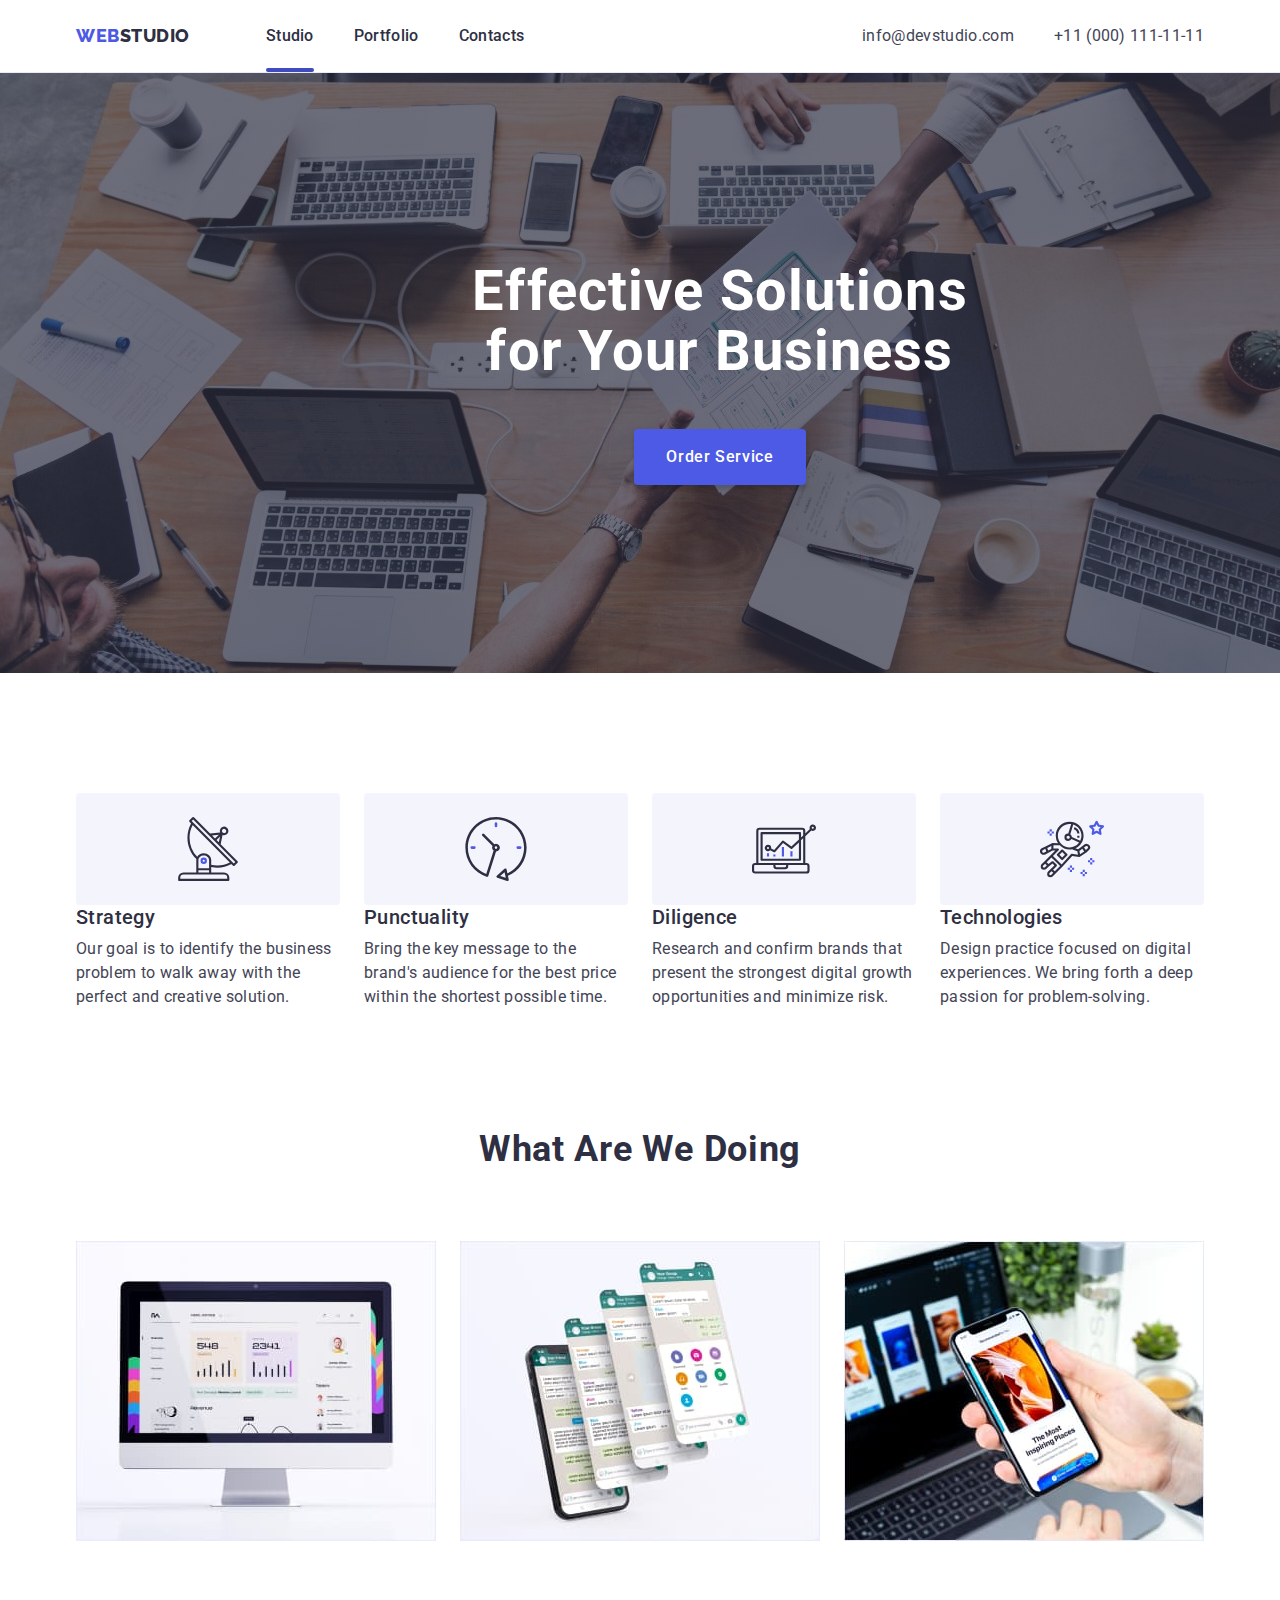
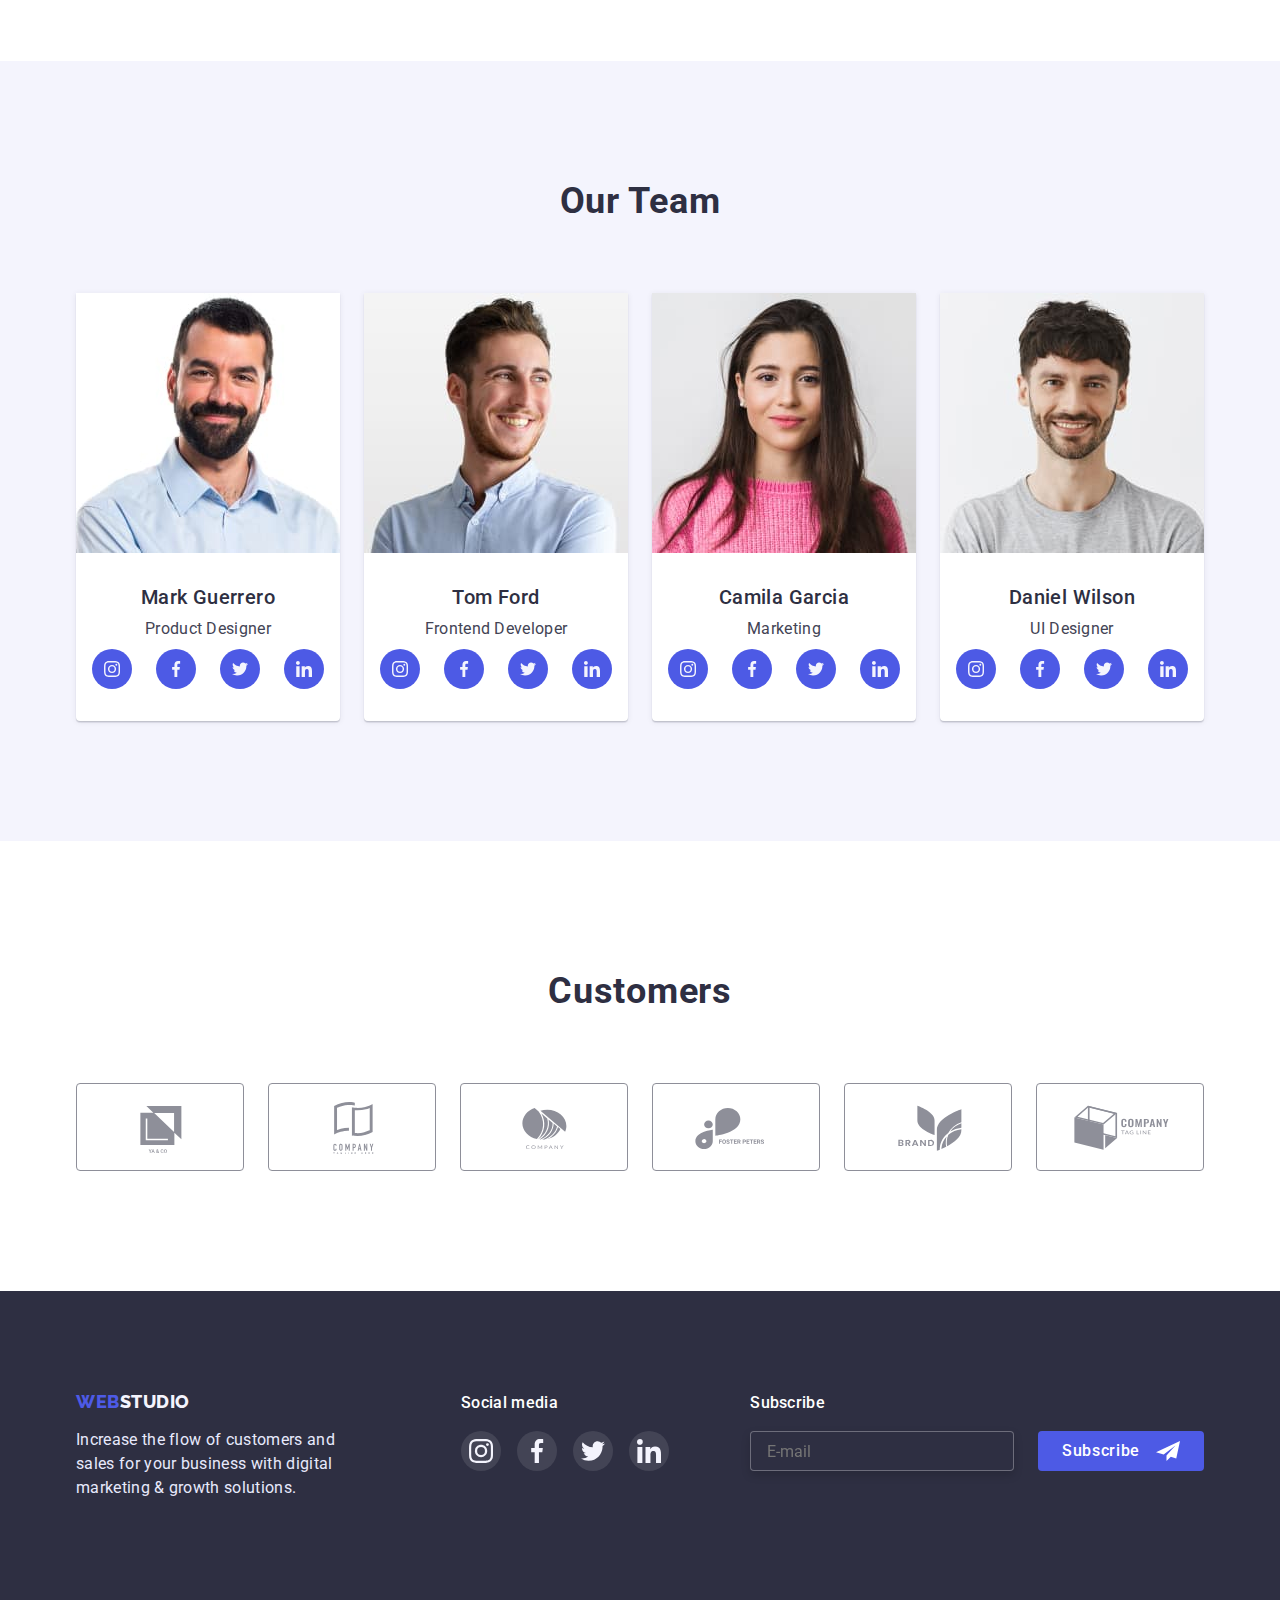
<file: index.html>
<!DOCTYPE html>
<html lang="en">
  <head>
    <meta charset="UTF-8" />
    <meta http-equiv="X-UA-Compatible" content="IE=edge" />
    <meta name="viewport" content="width=device-width, initial-scale=1.0" />
    <title>WebStudio</title>
    <link rel="preconnect" href="https://fonts.googleapis.com" />
    <link rel="preconnect" href="https://fonts.gstatic.com" crossorigin />
    <link
      href="https://fonts.googleapis.com/css2?family=Raleway:wght@800&family=Roboto:wght@400;500;700;900&display=swap"
      rel="stylesheet"
    />
    <link
      rel="stylesheet"
      href="https://cdnjs.cloudflare.com/ajax/libs/modern-normalize/1.1.0/modern-normalize.min.css"
    />
    <link rel="stylesheet" href="./css/style.css" />
  </head>
  <body>
    <header class="header">
      <div class="container">
        <div class="top">
          <nav>
            <a href="./index.html" class="nav-logo"
              >Web <span class="nav-logo-dark"> Studio</span>
            </a>

            <ul class="nav-container">
              <li class="nav-list">
                <a href="./index.html" class="nav-item studio">Studio</a>
              </li>
              <li class="nav-list">
                <a href="./portfolio.html" class="nav-item">Portfolio</a>
              </li>
              <li class="nav-list">
                <a href="#" class="nav-item">Contacts</a>
              </li>
            </ul>
          </nav>

          <address>
            <ul class="contacts-container">
              <li class="contacts-list">
                <a href="mailto:info@devstudio.com" class="contacts-item"
                  >info@devstudio.com
                </a>
              </li>
              <li class="contacts-list">
                <a href="tel:+110001111111" class="contacts-item"
                  >+11 (000) 111-11-11
                </a>
              </li>
            </ul>
          </address>
        </div>
      </div>
    </header>

    <!-- Main -->
    <main>
      <!-- Hero -->
      <section class="hero">
        <div class="container">
          <h1 class="hero-title">
            Effective Solutions <br />
            for Your Business
          </h1>
          <button type="button" class="hero-btn" data-modal-open>
            Order Service
          </button>
        </div>
      </section>

      <!-- About us -->
      <section class="section about-us">
        <div class="container">
          <h2 class="visually-hidden">About us</h2>
          <ul class="about-us-container">
            <li class="about-us-item">
              <div class="about-us-thumb">
                <svg class="about-us-icon">
                  <use href="./images/icons.svg#icon-antenna"></use>
                </svg>
              </div>
              <h3 class="about-us-item-title">Strategy</h3>
              <p class="about-us-item-text">
                Our goal is to identify the business problem to walk away with
                the perfect and creative solution.
              </p>
            </li>
            <li class="about-us-item">
              <div class="about-us-thumb">
                <svg class="about-us-icon">
                  <use href="./images/icons.svg#icon-clock"></use>
                </svg>
              </div>
              <h3 class="about-us-item-title">Punctuality</h3>
              <p class="about-us-item-text">
                Bring the key message to the brand's audience for the best price
                within the shortest possible time.
              </p>
            </li>
            <li class="about-us-item">
              <div class="about-us-thumb">
                <svg class="about-us-icon">
                  <use href="./images/icons.svg#icon-diagram"></use>
                </svg>
              </div>
              <h3 class="about-us-item-title">Diligence</h3>
              <p class="about-us-item-text">
                Research and confirm brands that present the strongest digital
                growth opportunities and minimize risk.
              </p>
            </li>
            <li class="about-us-item">
              <div class="about-us-thumb">
                <svg class="about-us-icon">
                  <use href="./images/icons.svg#icon-astronaut"></use>
                </svg>
              </div>
              <h3 class="about-us-item-title">Technologies</h3>
              <p class="about-us-item-text">
                Design practice focused on digital experiences. We bring forth a
                deep passion for problem-solving.
              </p>
            </li>
          </ul>
        </div>
      </section>

      <!-- We doing -->
      <section class="section we-doing">
        <div class="container">
          <h2 class="we-doing-title">What are we doing</h2>
          <ul class="we-doing-container">
            <li class="we-doing-item">
              <img
                src="./images/desktop.jpg"
                alt="desktop"
                width="360"
                height="300"
              />
            </li>
            <li class="we-doing-item">
              <img
                src="./images/phone.jpg"
                alt="phone"
                width="360"
                height="300"
              />
            </li>
            <li class="we-doing-item">
              <img
                src="./images/desktop&phone.jpg"
                alt="desktop and phone"
                width="360"
                height="300"
              />
            </li>
          </ul>
        </div>
      </section>

      <!-- Our Team -->
      <section class="section team">
        <div class="container">
          <h2 class="team-title">Our Team</h2>

          <ul class="team-container">
            <li class="team-item">
              <div class="team-thumb">
                <img
                  src="./images/Mark-Guerrero.jpg"
                  alt="Mark Guerrero"
                  width="264"
                />
              </div>
              <div class="team-content">
                <h3 class="team-content-title">Mark Guerrero</h3>
                <p class="team-content-text">Product Designer</p>
                <ul class="team-socials-container">
                  <li class="team-socials-item">
                    <a href="#" class="team-socials-link">
                      <svg class="team-socials-icon">
                        <use href="./images/icons.svg#icon-instagram"></use>
                      </svg>
                    </a>
                  </li>
                  <li class="team-socials-item">
                    <a href="#" class="team-socials-link">
                      <svg class="team-socials-icon">
                        <use href="./images/icons.svg#icon-facebook"></use>
                      </svg>
                    </a>
                  </li>
                  <li class="team-socials-item">
                    <a href="#" class="team-socials-link">
                      <svg class="team-socials-icon">
                        <use href="./images/icons.svg#icon-twitter"></use>
                      </svg>
                    </a>
                  </li>
                  <li class="team-socials-item">
                    <a href="#" class="team-socials-link">
                      <svg class="team-socials-icon">
                        <use href="./images/icons.svg#icon-linkedin"></use>
                      </svg>
                    </a>
                  </li>
                </ul>
              </div>
            </li>
            <li class="team-item">
              <div class="team-thumb">
                <img src="./images/Tom-Ford.jpg" alt="Tom Ford" width="264" />
              </div>
              <div class="team-content">
                <h3 class="team-content-title">Tom Ford</h3>
                <p class="team-content-text">Frontend Developer</p>
                <ul class="team-socials-container">
                  <li class="team-socials-item">
                    <a href="#" class="team-socials-link">
                      <svg class="team-socials-icon">
                        <use href="./images/icons.svg#icon-instagram"></use>
                      </svg>
                    </a>
                  </li>
                  <li class="team-socials-item">
                    <a href="#" class="team-socials-link">
                      <svg class="team-socials-icon">
                        <use href="./images/icons.svg#icon-facebook"></use>
                      </svg>
                    </a>
                  </li>
                  <li class="team-socials-item">
                    <a href="#" class="team-socials-link">
                      <svg class="team-socials-icon">
                        <use href="./images/icons.svg#icon-twitter"></use>
                      </svg>
                    </a>
                  </li>
                  <li class="team-socials-item">
                    <a href="#" class="team-socials-link">
                      <svg class="team-socials-icon">
                        <use href="./images/icons.svg#icon-linkedin"></use>
                      </svg>
                    </a>
                  </li>
                </ul>
              </div>
            </li>
            <li class="team-item">
              <div class="team-thumb">
                <img
                  src="./images/Camila-Garcia.jpg"
                  alt="Camila Garcia"
                  width="264"
                />
              </div>
              <div class="team-content">
                <h3 class="team-content-title">Camila Garcia</h3>
                <p class="team-content-text">Marketing</p>
                <ul class="team-socials-container">
                  <li class="team-socials-item">
                    <a href="#" class="team-socials-link">
                      <svg class="team-socials-icon">
                        <use href="./images/icons.svg#icon-instagram"></use>
                      </svg>
                    </a>
                  </li>
                  <li class="team-socials-item">
                    <a href="#" class="team-socials-link">
                      <svg class="team-socials-icon">
                        <use href="./images/icons.svg#icon-facebook"></use>
                      </svg>
                    </a>
                  </li>
                  <li class="team-socials-item">
                    <a href="#" class="team-socials-link">
                      <svg class="team-socials-icon">
                        <use href="./images/icons.svg#icon-twitter"></use>
                      </svg>
                    </a>
                  </li>
                  <li class="team-socials-item">
                    <a href="#" class="team-socials-link">
                      <svg class="team-socials-icon">
                        <use href="./images/icons.svg#icon-linkedin"></use>
                      </svg>
                    </a>
                  </li>
                </ul>
              </div>
            </li>
            <li class="team-item">
              <div class="team-thumb">
                <img
                  src="./images/Daniel-Wilson.jpg"
                  alt="Daniel Wilson"
                  width="264"
                />
              </div>
              <div class="team-content">
                <h3 class="team-content-title">Daniel Wilson</h3>
                <p class="team-content-text">UI Designer</p>
                <ul class="team-socials-container">
                  <li class="team-socials-item">
                    <a href="#" class="team-socials-link">
                      <svg class="team-socials-icon">
                        <use href="./images/icons.svg#icon-instagram"></use>
                      </svg>
                    </a>
                  </li>
                  <li class="team-socials-item">
                    <a href="#" class="team-socials-link">
                      <svg class="team-socials-icon">
                        <use href="./images/icons.svg#icon-facebook"></use>
                      </svg>
                    </a>
                  </li>
                  <li class="team-socials-item">
                    <a href="#" class="team-socials-link">
                      <svg class="team-socials-icon">
                        <use href="./images/icons.svg#icon-twitter"></use>
                      </svg>
                    </a>
                  </li>
                  <li class="team-socials-item">
                    <a href="#" class="team-socials-link">
                      <svg class="team-socials-icon">
                        <use href="./images/icons.svg#icon-linkedin"></use>
                      </svg>
                    </a>
                  </li>
                </ul>
              </div>
            </li>
          </ul>
        </div>
      </section>

      <!-- Customers -->
      <section class="section customers">
        <div class="container">
          <h2 class="customers-title">Customers</h2>
          <ul class="customers-container">
            <li class="customers-item">
              <a href="#" class="customers-link">
                <svg class="customers-icon">
                  <use href="./images/icons.svg#icon-yaco"></use>
                </svg>
              </a>
            </li>
            <li class="customers-item">
              <a href="#" class="customers-link">
                <svg class="customers-icon">
                  <use href="./images/icons.svg#icon-tagline-here"></use>
                </svg>
              </a>
            </li>
            <li class="customers-item">
              <a href="#" class="customers-link">
                <svg class="customers-icon">
                  <use href="./images/icons.svg#icon-company"></use>
                </svg>
              </a>
            </li>
            <li class="customers-item">
              <a href="#" class="customers-link">
                <svg class="customers-icon">
                  <use href="./images/icons.svg#icon-foster-peters"></use>
                </svg>
              </a>
            </li>
            <li class="customers-item">
              <a href="#" class="customers-link">
                <svg class="customers-icon">
                  <use href="./images/icons.svg#icon-brand"></use>
                </svg>
              </a>
            </li>
            <li class="customers-item">
              <a href="#" class="customers-link">
                <svg class="customers-icon">
                  <use href="./images/icons.svg#icon-tag-line"></use>
                </svg>
              </a>
            </li>
          </ul>
        </div>
      </section>

      <!-- Backdrop -->
      <div class="backdrop is-hidden" data-modal>
        <div class="modal">
          <button type="button" class="modal-btn" data-modal-close>
            <svg class="modal-icon">
              <use href="./images/icons.svg#icon-close"></use>
            </svg>
          </button>

          <form>
            <b class="modal-text">
              Leave your contacts and we will call you back
            </b>

            <label class="modal-form-item">
              <span class="modal-label-text label-name">Name</span>
              <input type="text" name="name" class="modal-input" />
              <svg class="modal-input-icon">
                <use href="./images/icons.svg#icon-person"></use>
              </svg>
            </label>

            <label class="modal-form-item">
              <span class="modal-label-text">Phone</span>
              <input type="tel" name="tel" class="modal-input" />
              <svg class="modal-input-icon">
                <use href="./images/icons.svg#icon-phone"></use>
              </svg>
            </label>

            <label class="modal-form-item">
              <span class="modal-label-text">Email</span>
              <input type="email" name="mail" class="modal-input" />
              <svg class="modal-input-icon">
                <use href="./images/icons.svg#icon-email"></use>
              </svg>
            </label>

            <label class="modal-form-item">
              <span class="modal-label-text">Comment</span>
              <textarea
                type="textarea"
                name="comment"
                class="modal-input modal-textarea"
                placeholder="Text input"
              ></textarea>
            </label>

            <label class="label-privacy">
              <input
                type="checkbox"
                name="privacy"
                class="input-privacy is-hidden"
              />
              <span class="check-icon"> </span>
              <span class="modal-label-text-privacy">
                I accept the terms and conditions of the
                <a href="#" class="privacy-link"> Privacy Policy</a>.
              </span>
            </label>

            <button type="submit" class="btn-submit">Send</button>
          </form>
        </div>
      </div>
    </main>

    <footer>
      <div class="container">
        <div class="footer-container">
          <div class="footer-container-text">
            <a href="./index.html" class="footer-logo">
              Web <span class="footer-logo-white"> Studio</span>
            </a>
            <p class="footer-text">
              Increase the flow of customers and sales for your business with
              digital marketing & growth solutions.
            </p>
          </div>

          <div class="footer-socials">
            <p class="footer-socials-text">Social media</p>
            <ul class="footer-socials-container">
              <li class="footer-socials-item">
                <a href="#" class="footer-socials-link">
                  <svg class="footer-socials-icon">
                    <use href="./images/icons.svg#icon-instagram"></use>
                  </svg>
                </a>
              </li>
              <li class="footer-socials-item">
                <a href="#" class="footer-socials-link">
                  <svg class="footer-socials-icon">
                    <use href="./images/icons.svg#icon-facebook"></use>
                  </svg>
                </a>
              </li>
              <li class="footer-socials-item">
                <a href="#" class="footer-socials-link">
                  <svg class="footer-socials-icon">
                    <use href="./images/icons.svg#icon-twitter"></use>
                  </svg>
                </a>
              </li>
              <li class="footer-socials-item">
                <a href="#" class="footer-socials-link">
                  <svg class="footer-socials-icon">
                    <use href="./images/icons.svg#icon-linkedin"></use>
                  </svg>
                </a>
              </li>
            </ul>
          </div>

          <div class="footer-container-form">
            <p class="footer-socials-text">Subscribe</p>
            <form class="footer-form" autocomplete="on">
              <input
                type="email"
                name="mail"
                placeholder="E-mail"
                class="footer-mail"
              />

              <button type="submit" class="form-button">
                Subscribe
                <svg class="subscribe-icon">
                  <use href="./images/icons.svg#icon-telegram"></use>
                </svg>
              </button>
            </form>
          </div>
        </div>
      </div>
    </footer>
    <script src="./js/modal.js"></script>
  </body>
</html>
</file>
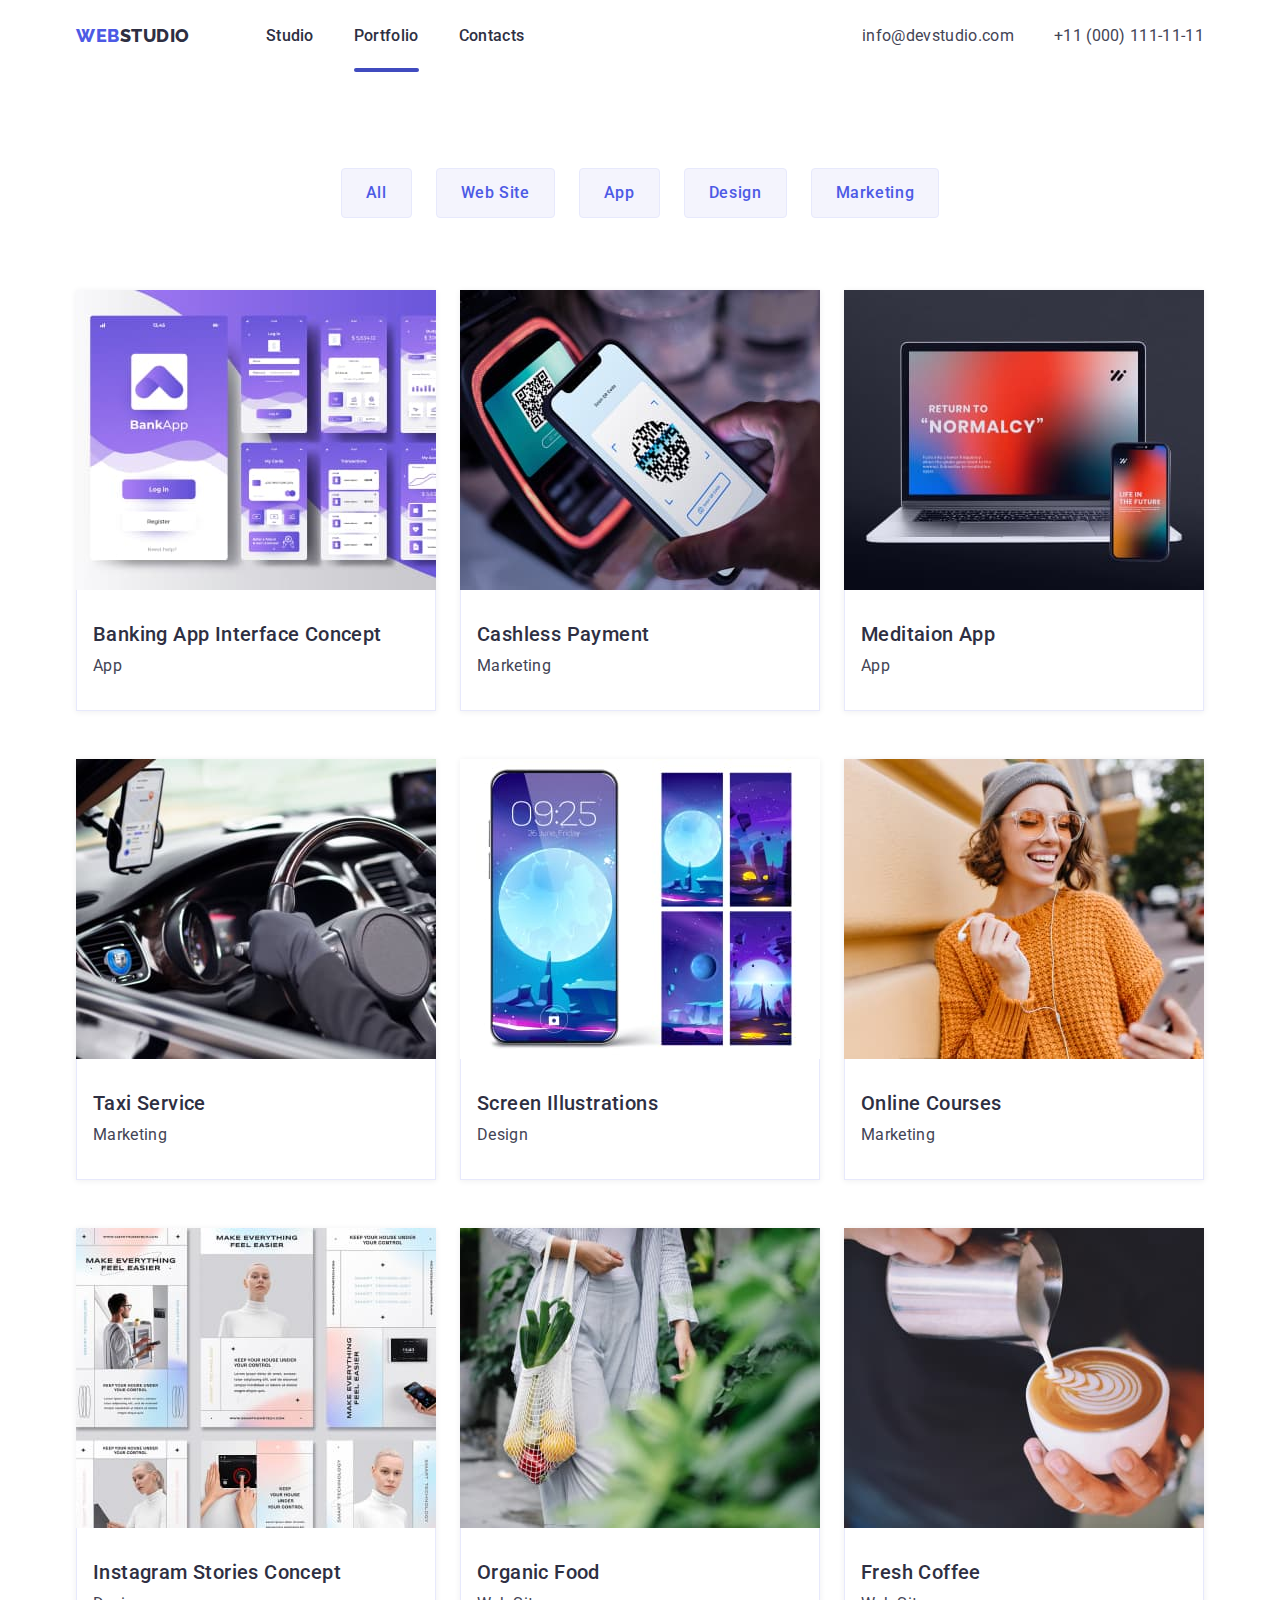
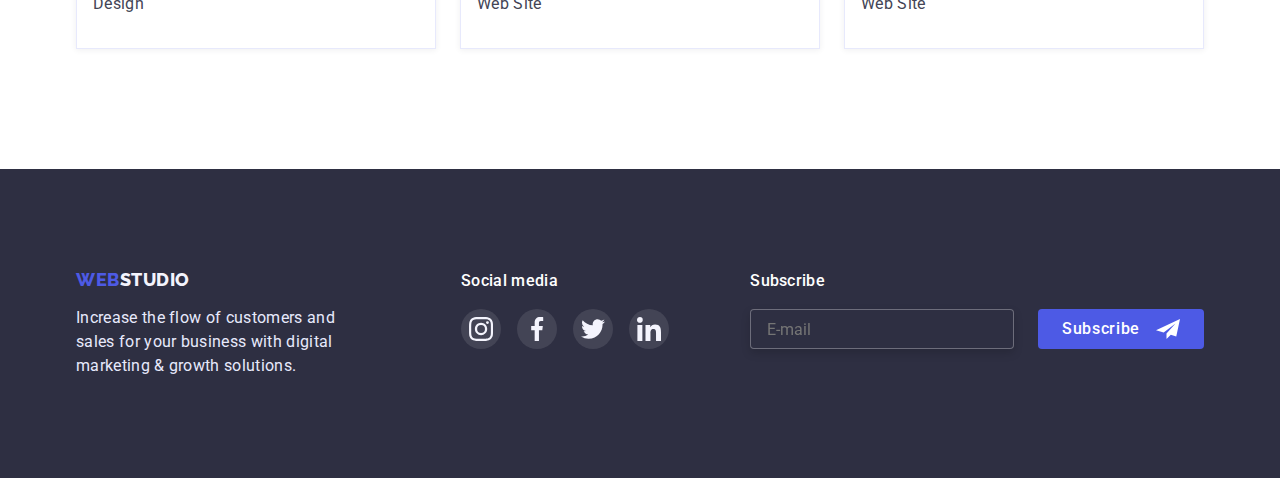
<file: portfolio.html>
<!DOCTYPE html>
<html lang="en">
  <head>
    <meta charset="UTF-8" />
    <meta http-equiv="X-UA-Compatible" content="IE=edge" />
    <meta name="viewport" content="width=device-width, initial-scale=1.0" />
    <title>WebStudio</title>
    <link rel="preconnect" href="https://fonts.googleapis.com" />
    <link rel="preconnect" href="https://fonts.gstatic.com" crossorigin />
    <link
      href="https://fonts.googleapis.com/css2?family=Raleway:wght@800&family=Roboto:wght@400;500;700;900&display=swap"
      rel="stylesheet"
    />
    <link
      rel="stylesheet"
      href="https://cdnjs.cloudflare.com/ajax/libs/modern-normalize/1.1.0/modern-normalize.min.css"
    />
    <link rel="stylesheet" href="./css/style.css" />
  </head>
  <body class="">
    <header>
      <div class="container">
        <div class="top">
          <nav>
            <a href="./index.html" class="nav-logo"
              >Web <span class="nav-logo-dark"> Studio</span>
            </a>

            <ul class="nav-container">
              <li class="nav-list">
                <a href="./index.html" class="nav-item">Studio</a>
              </li>
              <li class="nav-list">
                <a href="./portfolio.html" class="nav-item portfolio"
                  >Portfolio</a
                >
              </li>
              <li class="nav-list">
                <a href="#" class="nav-item">Contacts</a>
              </li>
            </ul>
          </nav>

          <address>
            <ul class="contacts-container">
              <li class="contacts-list">
                <a href="mailto:info@devstudio.com" class="contacts-item"
                  >info@devstudio.com
                </a>
              </li>
              <li class="contacts-list">
                <a href="tel:+110001111111" class="contacts-item"
                  >+11 (000) 111-11-11
                </a>
              </li>
            </ul>
          </address>
        </div>
      </div>
    </header>

    <!-- Main -->
    <main>
      <section class="section portfolio-section">
        <div class="container">
          <ul class="filters-item">
            <li>
              <button type="button" class="filters-btn">All</button>
            </li>
            <li>
              <button type="button" class="filters-btn">Web Site</button>
            </li>
            <li>
              <button type="button" class="filters-btn">App</button>
            </li>
            <li>
              <button type="button" class="filters-btn">Design</button>
            </li>
            <li>
              <button type="button" class="filters-btn">Marketing</button>
            </li>
          </ul>

          <h1 class="visually-hidden">Portfolio</h1>
          <ul class="portfolio-container">
            <li class="portfolio-item">
              <a class="portfolio-item-card">
                <div class="portfolio-item-thumb">
                  <img
                    src="./images/concept.jpg"
                    alt="Banking App Interface Concept"
                    width="360"
                    height="300"
                  />
                  <div class="portfolio-item-overlay">
                    <p>
                      14 Stylish and User-Friendly App Design Concepts · Task
                      Manager App · Calorie Tracker App · Exotic Fruit Ecommerce
                      App · Cloud Storage App
                    </p>
                  </div>
                </div>
                <div class="portfolio-item-content">
                  <h2 class="portfolio-item-title">
                    Banking App Interface Concept
                  </h2>
                  <p class="portfolio-item-text">App</p>
                </div>
              </a>
            </li>
            <li class="portfolio-item">
              <a class="portfolio-item-card">
                <div class="portfolio-item-thumb">
                  <img
                    src="./images/payment.jpg"
                    alt="Cashless Payment"
                    width="360"
                    height="300"
                  />
                  <div class="portfolio-item-overlay">
                    <p>
                      14 Stylish and User-Friendly App Design Concepts · Task
                      Manager App · Calorie Tracker App · Exotic Fruit Ecommerce
                      App · Cloud Storage App
                    </p>
                  </div>
                </div>
                <div class="portfolio-item-content">
                  <h2 class="portfolio-item-title">Cashless Payment</h2>
                  <p class="portfolio-item-text">Marketing</p>
                </div>
              </a>
            </li>
            <li class="portfolio-item">
              <a class="portfolio-item-card">
                <div class="portfolio-item-thumb">
                  <img
                    src="./images/app.jpg"
                    alt="Meditaion App"
                    width="360"
                    height="300"
                  />
                  <div class="portfolio-item-overlay">
                    <p>
                      14 Stylish and User-Friendly App Design Concepts · Task
                      Manager App · Calorie Tracker App · Exotic Fruit Ecommerce
                      App · Cloud Storage App
                    </p>
                  </div>
                </div>
                <div class="portfolio-item-content">
                  <h2 class="portfolio-item-title">Meditaion App</h2>
                  <p class="portfolio-item-text">App</p>
                </div>
              </a>
            </li>
            <li class="portfolio-item">
              <a class="portfolio-item-card">
                <div class="portfolio-item-thumb">
                  <img
                    src="./images/taxi.jpg"
                    alt="Taxi Service"
                    width="360"
                    height="300"
                  />
                  <div class="portfolio-item-overlay">
                    <p>
                      14 Stylish and User-Friendly App Design Concepts · Task
                      Manager App · Calorie Tracker App · Exotic Fruit Ecommerce
                      App · Cloud Storage App
                    </p>
                  </div>
                </div>
                <div class="portfolio-item-content">
                  <h2 class="portfolio-item-title">Taxi Service</h2>
                  <p class="portfolio-item-text">Marketing</p>
                </div>
              </a>
            </li>
            <li class="portfolio-item">
              <a class="portfolio-item-card">
                <div class="portfolio-item-thumb">
                  <img
                    src="./images/screen.jpg"
                    alt="Screen Illustrations"
                    width="360"
                    height="300"
                  />
                  <div class="portfolio-item-overlay">
                    <p>
                      14 Stylish and User-Friendly App Design Concepts · Task
                      Manager App · Calorie Tracker App · Exotic Fruit Ecommerce
                      App · Cloud Storage App
                    </p>
                  </div>
                </div>
                <div class="portfolio-item-content">
                  <h2 class="portfolio-item-title">Screen Illustrations</h2>
                  <p class="portfolio-item-text">Design</p>
                </div>
              </a>
            </li>
            <li class="portfolio-item">
              <a class="portfolio-item-card">
                <div class="portfolio-item-thumb">
                  <img
                    src="./images/courses.jpg"
                    alt="Online Courses"
                    width="360"
                    height="300"
                  />
                  <div class="portfolio-item-overlay">
                    <p>
                      14 Stylish and User-Friendly App Design Concepts · Task
                      Manager App · Calorie Tracker App · Exotic Fruit Ecommerce
                      App · Cloud Storage App
                    </p>
                  </div>
                </div>
                <div class="portfolio-item-content">
                  <h2 class="portfolio-item-title">Online Courses</h2>
                  <p class="portfolio-item-text">Marketing</p>
                </div>
              </a>
            </li>
            <li class="portfolio-item">
              <a class="portfolio-item-card">
                <div class="portfolio-item-thumb">
                  <img
                    src="./images/instagram-concept.jpg"
                    alt="Instagram Stories Concept"
                    width="360"
                    height="300"
                  />
                  <div class="portfolio-item-overlay">
                    <p>
                      14 Stylish and User-Friendly App Design Concepts · Task
                      Manager App · Calorie Tracker App · Exotic Fruit Ecommerce
                      App · Cloud Storage App
                    </p>
                  </div>
                </div>
                <div class="portfolio-item-content">
                  <h2 class="portfolio-item-title">
                    Instagram Stories Concept
                  </h2>
                  <p class="portfolio-item-text">Design</p>
                </div>
              </a>
            </li>
            <li class="portfolio-item">
              <a class="portfolio-item-card">
                <div class="portfolio-item-thumb">
                  <img
                    src="./images/food.jpg"
                    alt="Organic Food"
                    width="360"
                    height="300"
                  />
                  <div class="portfolio-item-overlay">
                    <p>
                      14 Stylish and User-Friendly App Design Concepts · Task
                      Manager App · Calorie Tracker App · Exotic Fruit Ecommerce
                      App · Cloud Storage App
                    </p>
                  </div>
                </div>
                <div class="portfolio-item-content">
                  <h2 class="portfolio-item-title">Organic Food</h2>
                  <p class="portfolio-item-text">Web Site</p>
                </div>
              </a>
            </li>
            <li class="portfolio-item">
              <a class="portfolio-item-card">
                <div class="portfolio-item-thumb">
                  <img
                    src="./images/coffee.jpg"
                    alt="Fresh Coffee"
                    width="360"
                    height="300"
                  />
                  <div class="portfolio-item-overlay">
                    <p>
                      14 Stylish and User-Friendly App Design Concepts · Task
                      Manager App · Calorie Tracker App · Exotic Fruit Ecommerce
                      App · Cloud Storage App
                    </p>
                  </div>
                </div>
                <div class="portfolio-item-content">
                  <h2 class="portfolio-item-title">Fresh Coffee</h2>
                  <p class="portfolio-item-text">Web Site</p>
                </div>
              </a>
            </li>
          </ul>
        </div>
      </section>
    </main>
    <footer>
      <div class="container">
        <div class="footer-container">
          <div class="footer-container-text">
            <a href="./index.html" class="footer-logo">
              Web <span class="footer-logo-white"> Studio</span>
            </a>
            <p class="footer-text">
              Increase the flow of customers and sales for your business with
              digital marketing & growth solutions.
            </p>
          </div>

          <div class="footer-socials">
            <p class="footer-socials-text">Social media</p>
            <ul class="footer-socials-container">
              <li class="footer-socials-item">
                <a href="#" class="footer-socials-link">
                  <svg class="footer-socials-icon">
                    <use href="./images/icons.svg#icon-instagram"></use>
                  </svg>
                </a>
              </li>
              <li class="footer-socials-item">
                <a href="#" class="footer-socials-link">
                  <svg class="footer-socials-icon">
                    <use href="./images/icons.svg#icon-facebook"></use>
                  </svg>
                </a>
              </li>
              <li class="footer-socials-item">
                <a href="#" class="footer-socials-link">
                  <svg class="footer-socials-icon">
                    <use href="./images/icons.svg#icon-twitter"></use>
                  </svg>
                </a>
              </li>
              <li class="footer-socials-item">
                <a href="#" class="footer-socials-link">
                  <svg class="footer-socials-icon">
                    <use href="./images/icons.svg#icon-linkedin"></use>
                  </svg>
                </a>
              </li>
            </ul>
          </div>

          <div class="footer-container-form">
            <p class="footer-socials-text">Subscribe</p>
            <form class="footer-form" autocomplete="on">
              <div class="footer-form-fieldset">
                <input
                  type="email"
                  name="mail"
                  placeholder="E-mail"
                  class="footer-mail"
                />
              </div>
              <div class="footer-form-fieldset">
                <button type="button" class="form-button">
                  Subscribe
                  <svg class="subscribe-icon">
                    <use href="./images/icons.svg#icon-telegram"></use>
                  </svg>
                </button>
              </div>
            </form>
          </div>
        </div>
      </div>
    </footer>
  </body>
</html>
</file>
<file: css/style.css>
:root {
  --primary-brand: #4d5ae5;
  --pressed-state: #404bbf;
  --dark: #2e2f42;
  --success: #31d0aa;
  --text: #434455;
  --subtle-text: #8e8f99;
  --accent: #e7e9fc;
  --light: #f4f4fd;
  --white: #ffffff;
  --main-gap: 24px;
  --second-gap: 48px;
  --timing-function: cubic-bezier(0.4, 0, 0.2, 1);
  --duration: 250ms;
}

body {
  font-family: 'Roboto', sans-serif;
  background-color: var(--white);
}

h1,
h2,
h3,
h4,
h5,
h6,
p,
ul {
  margin: 0;
  padding: 0;
}

a,
li {
  text-decoration: none;
  list-style-type: none;
}

button {
  cursor: pointer;
}

img {
  display: block;
  max-width: 100%;
  height: auto;
}

textarea {
  resize: none;
}

.container {
  width: 1158px;
  padding-left: 15px;
  padding-right: 15px;
  margin-left: auto;
  margin-right: auto;
}

.section {
  padding: 120px 0;
  max-width: 100%;
}

.visually-hidden {
  position: absolute;
  width: 1px;
  height: 1px;
  margin: -1px;
  border: 0;
  padding: 0;
  white-space: nowrap;
  clip-path: inset(100%);
  clip: rect(0 0 0 0);
  overflow: hidden;
}

/* Header */
.header {
  background-color: var(--white);
  border-bottom: 1px solid var(--accent);
}

.top {
  display: flex;
  justify-content: space-between;
}

/* Navbar */
nav {
  display: flex;
  flex-direction: row;
  align-items: flex-start;
}

.nav-logo {
  padding: 24px 0;
  margin-right: 76px;
  font-family: 'Raleway';
  font-weight: 800;
  font-size: 18px;
  line-height: 24px;
  display: flex;
  align-items: center;
  letter-spacing: 0.03em;
  text-transform: uppercase;
  color: var(--primary-brand);
}
.nav-logo-dark {
  color: var(--dark);
}

.nav-container {
  display: flex;
  flex-direction: row;
  align-items: flex-start;
  gap: 40px;
}

.nav-item {
  position: relative;
  display: block;
  padding: 24px 0;
  font-weight: 500;
  font-size: 16px;
  line-height: 24px;
  letter-spacing: 0.02em;
  color: var(--dark);

  transition: color var(--duration) var(--timing-function);
}

.nav-item:hover,
.nav-item:active {
  color: var(--pressed-state);
}

.studio::after {
  position: absolute;
  display: block;
  content: '';
  background-color: var(--pressed-state);
  height: 4px;
  width: 100%;
  left: 0;
  bottom: 0;
  border-radius: 2px;
}

.portfolio::after {
  position: absolute;
  display: block;
  content: '';
  background-color: var(--pressed-state);
  height: 4px;
  width: 100%;
  left: 0;
  bottom: 0;
  border-radius: 2px;
}

/* Contacts */
address {
  display: flex;
  flex-direction: row;
  align-items: flex-start;
  font-style: normal;
}

.contacts-container {
  display: flex;
  flex-direction: row;
  align-items: flex-start;
  gap: 40px;
}

.contacts-list {
  padding: 24px 0;
}

.contacts-item {
  padding: 24px 0;
  font-size: 16px;
  line-height: 24px;
  letter-spacing: 0.02em;
  color: var(--text);

  transition: color var(--duration) var(--timing-function);
}

.contacts-item:hover,
.contacts-item:focus {
  color: var(--pressed-state);
}

/* Hero */
.hero {
  padding: 188px 0;
  background-color: var(--dark);
  text-align: center;
  background-image: linear-gradient(
      rgba(46, 47, 66, 0.7),
      rgba(46, 47, 66, 0.7)
    ),
    url(../images/people-office.jpg);
  background-position: center;
  background-repeat: no-repeat;
  background-size: contain;
  width: 1440px;
  margin: 0 auto;
}

.hero-title {
  font-weight: 700;
  font-size: 56px;
  line-height: 60px;
  letter-spacing: 0.02em;
  color: var(--white);
  margin-bottom: 48px;
}

.hero-btn {
  padding: 16px 32px;
  background-color: var(--primary-brand);
  box-shadow: 0px 4px 4px rgba(0, 0, 0, 0.15);
  border-radius: 4px;
  margin: 0 auto;
  border: 0;
  /* text */
  font-weight: 500;
  font-size: 16px;
  line-height: 24px;
  letter-spacing: 0.04em;
  color: var(--white);

  transition: background-color var(--duration) var(--timing-function),
    box-shadow var(--duration) var(--timing-function);
}

.hero-btn:hover,
.hero-btn:focus {
  background-color: var(--pressed-state);
  box-shadow: 0px 4px 4px rgba(0, 0, 0, 0.15);
}

/* About us */
.about-us-container {
  display: flex;
  flex-direction: row;
  justify-content: center;
  gap: var(--main-gap);
}

.about-us-item {
  display: flex;
  flex-direction: column;
  width: 264px;
}

.about-us-thumb {
  display: flex;
  align-items: center;
  justify-content: center;
  background-color: var(--light);
  border-radius: 4px;
  width: 264px;
  height: 112px;
}

.about-us-icon {
  width: 64px;
  height: 64px;
}

.about-us-item-title {
  font-weight: 500;
  font-size: 20px;
  line-height: 24px;
  letter-spacing: 0.02em;
  color: var(--dark);
  margin-bottom: 8px;
}

.about-us-item-text {
  font-size: 16px;
  line-height: 24px;
  letter-spacing: 0.02em;
  color: var(--text);
}

/* We doing */
.we-doing {
  padding-top: 0;
}
.we-doing-title {
  font-weight: 700;
  font-size: 36px;
  line-height: 40px;
  text-align: center;
  letter-spacing: 0.02em;
  text-transform: capitalize;
  color: var(--dark);
  margin-bottom: 72px;
}

.we-doing-container {
  display: flex;
  justify-content: center;
  flex-direction: row;
  gap: var(--main-gap);
}

.we-doing-item {
  display: flex;
  flex-direction: column;
}

/* Our Team */
.team {
  background-color: var(--light);
}

.team-title {
  font-weight: 700;
  font-size: 36px;
  line-height: 40px;
  text-align: center;
  letter-spacing: 0.02em;
  text-transform: capitalize;
  color: var(--dark);
  margin-bottom: 72px;
}

.team-container {
  display: flex;
  flex-direction: row;
  justify-content: center;
  gap: var(--main-gap);
}

.team-item {
  display: flex;
  flex-direction: column;
  width: 264px;

  background-color: var(--white);
  box-shadow: 0px 1px 6px rgba(46, 47, 66, 0.08),
    0px 1px 1px rgba(46, 47, 66, 0.16), 0px 2px 1px rgba(46, 47, 66, 0.08);
  border-radius: 0px 0px 4px 4px;
}

.team-content {
  padding: 32px 16px;
  text-align: center;
}

.team-content-title {
  font-weight: 500;
  font-size: 20px;
  line-height: 24px;
  letter-spacing: 0.02em;
  color: var(--dark);
  margin-bottom: 8px;
}

.team-content-text {
  font-size: 16px;
  line-height: 24px;
  letter-spacing: 0.02em;
  color: var(--text);
  margin-bottom: 8px;
}

.team-socials-container {
  display: flex;
  flex-direction: row;
  justify-content: center;
  align-items: center;
  padding: 0px;
  gap: 24px;
}

.team-socials-item {
  width: 40px;
  height: 40px;
}

.team-socials-link {
  display: flex;
  align-items: center;
  justify-content: center;
  width: 100%;
  height: 100%;
  background-color: var(--primary-brand);
  border-radius: 50%;
  fill: var(--light);

  transition: background-color var(--duration) var(--timing-function);
}

.team-socials-icon {
  width: 16px;
  height: 16px;
}

.team-socials-link:hover,
.team-socials-link:focus {
  background-color: var(--pressed-state);
}

/* Customers */
.customers {
  padding-top: 130px;
}

.customers-title {
  font-weight: 700;
  font-size: 36px;
  line-height: 40px;
  text-align: center;
  letter-spacing: 0.02em;
  text-transform: capitalize;
  color: var(--dark);
  margin-bottom: 72px;
}

.customers-container {
  display: flex;
  flex-direction: row;
  align-items: flex-start;
  padding: 0px;
  gap: 24px;
}

.customers-item {
  width: 168px;
  height: 88px;
}

.customers-link {
  display: flex;
  align-items: center;
  justify-content: center;
  width: 100%;
  height: 100%;
  fill: var(--subtle-text);
  border: 1px solid var(--subtle-text);
  border-radius: 4px;

  transition: border var(--duration) var(--timing-function),
    fill var(--duration) var(--timing-function);
}

.customers-icon {
  width: 104px;
  height: 56px;
}

.customers-link:hover,
.customers-link:focus {
  border: 1px solid var(--pressed-state);
  fill: var(--pressed-state);
}

/* Footer */
footer {
  padding: 100px 0;
  background-color: var(--dark);
}

.footer-container {
  display: flex;
  justify-content: space-between;
}

.footer-text {
  font-size: 16px;
  line-height: 24px;
  letter-spacing: 0.02em;
  color: var(--accent);
  width: 264px;
}

.footer-logo {
  font-family: 'Raleway';
  font-weight: 800;
  font-size: 18px;
  line-height: 21px;
  display: flex;
  align-items: center;
  letter-spacing: 0.03em;
  text-transform: uppercase;
  color: var(--primary-brand);
  margin-bottom: 16px;
}

.footer-logo-white {
  color: var(--light);
}

.footer-socials {
  margin-left: 120px;
}

.footer-socials-text {
  font-weight: 500;
  font-size: 16px;
  line-height: 24px;
  letter-spacing: 0.02em;
  color: var(--white);
  margin-bottom: 16px;
}

.footer-socials-container {
  display: flex;
  flex-direction: row;
  align-items: flex-start;
  padding: 0px;
  gap: 16px;
}

.footer-socials-item {
  width: 40px;
  height: 40px;
}

.footer-socials-link {
  display: flex;
  align-items: center;
  justify-content: center;
  width: 100%;
  height: 100%;
  fill: var(--light);
  background-color: rgba(255, 255, 255, 0.1);
  border-radius: 50%;

  transition: background-color var(--duration) var(--timing-function);
}

.footer-socials-icon {
  width: 24px;
  height: 24px;
}

.footer-socials-link:hover,
.footer-socials-link:focus {
  background-color: var(--success);
}

.footer-container-form {
  margin-left: 80px;
}

.footer-form {
  display: flex;
  align-items: center;
  gap: 24px;
}

.footer-form-fieldset {
}

.footer-mail {
  border: 1px solid rgba(255, 255, 255, 0.3);
  filter: drop-shadow(0px 4px 4px rgba(0, 0, 0, 0.15));
  border-radius: 4px;
  background-color: var(--dark);
  width: 264px;
  height: 40px;

  padding: 8px 16px;
}
.form-button {
  font-weight: 500;
  font-size: 16px;
  line-height: 24px;

  text-align: center;
  letter-spacing: 0.04em;

  color: var(--white);

  display: flex;
  flex-direction: row;
  justify-content: center;
  align-items: center;
  padding: 8px 24px;
  gap: 16px;
  background-color: var(--primary-brand);
  border-radius: 4px;
  border: none;
  transition: background-color var(--duration) var(--timing-function);
}

.form-button:focus,
.form-button:hover {
  background-color: var(--pressed-state);
}

.subscribe-icon {
  margin: 0;
  padding: 0;
  width: 24px;
  height: 24px;
  fill: var(--white);
}
/*================ Portfolio.html ==============*/
.portfolio-section {
  padding-top: 96px;
}

/* Buttons */
.filters-item {
  display: flex;
  flex-direction: row;
  align-items: flex-start;
  gap: var(--main-gap);
  justify-content: center;
  margin-bottom: 72px;
}

.filters-btn {
  justify-content: center;
  padding: 12px 24px;
  background-color: var(--light);
  border: 1px solid var(--accent);
  border-radius: 4px;
  /* Button Text */
  font-weight: 500;
  font-size: 16px;
  line-height: 24px;
  text-align: center;
  letter-spacing: 0.04em;
  color: var(--primary-brand);

  transition: border var(--duration) var(--timing-function),
    background-color var(--duration) var(--timing-function),
    box-shadow var(--duration) var(--timing-function),
    color var(--duration) var(--timing-function);
}

.filters-btn:hover,
.filters-btn:focus {
  background-color: var(--pressed-state);
  box-shadow: 0px 3px 1px rgba(0, 0, 0, 0.1), 0px 2px 1px rgba(0, 0, 0, 0.08),
    0px 2px 2px rgba(0, 0, 0, 0.12);
  border: 1px solid var(--pressed-state);
  color: var(--white);
}

/* Portfolio */
.portfolio-container {
  display: flex;
  flex-wrap: wrap;

  column-gap: var(--main-gap);
  row-gap: var(--second-gap);
}

.portfolio-item-card {
  display: block;
  background-color: var(--white);
  box-shadow: 0px 1px 6px rgba(46, 47, 66, 0.08);

  transition: box-shadow var(--duration) var(--timing-function);
}

.portfolio-item-card:hover,
.portfolio-item-card:focus {
  box-shadow: 0px 1px 6px rgba(46, 47, 66, 0.08),
    0px 1px 1px rgba(46, 47, 66, 0.16), 0px 2px 1px rgba(46, 47, 66, 0.08);
}

.portfolio-item-thumb {
  position: relative;
  overflow: hidden;
}

.portfolio-item-overlay {
  position: absolute;
  display: block;
  top: 0;
  left: 0;
  width: 100%;
  height: 100%;
  background-color: var(--primary-brand);

  font-size: 16px;
  line-height: 24px;
  letter-spacing: 0.02em;
  color: var(--light);
  padding: 0 32px;
  padding-top: 40px;

  transform: translateY(100%);
  transition: transform var(--duration) var(--timing-function);
}

.portfolio-item-card:hover .portfolio-item-overlay {
  transform: translateY(0);
}

.portfolio-item-content {
  padding: 32px 16px;
  border-bottom: 1px solid var(--accent);
  border-left: 1px solid var(--accent);
  border-right: 1px solid var(--accent);
}

.portfolio-item-title {
  font-weight: 500;
  font-size: 20px;
  line-height: 24px;
  letter-spacing: 0.02em;
  color: var(--dark);

  margin-bottom: 8px;
}

.portfolio-item-text {
  font-size: 16px;
  line-height: 24px;
  letter-spacing: 0.02em;
  color: var(--text);
  text-align: left;
}

.backdrop {
  position: fixed;
  top: 0;
  left: 0;
  width: 100%;
  height: 100%;
  visibility: visible;

  background-color: rgba(46, 47, 66, 0.4);

  opacity: 1;
  transition: opacity var(--duration) var(--timing-function);
}

.is-hidden {
  visibility: hidden;
  opacity: 0;
  pointer-events: none;
}

.backdrop.is-hidden .modal {
  transform: translate(-50%, -50%) scale(1.1);
}

.modal {
  position: absolute;
  width: 408px;
  height: 584px;
  top: 50%;
  left: 50%;
  padding: 72px 24px;
  padding-bottom: 24px;
  visibility: visible;

  background: #fcfcfc;
  box-shadow: 0px 1px 1px rgba(0, 0, 0, 0.14), 0px 1px 3px rgba(0, 0, 0, 0.12),
    0px 2px 1px rgba(0, 0, 0, 0.2);
  border-radius: 4px;

  transform: translate(-50%, -50%) scale(1);
  transition: transform var(--duration) var(--timing-function);
}

.modal-btn {
  display: flex;
  position: absolute;
  top: 24px;
  right: 24px;
  width: 24px;
  height: 24px;
  justify-content: center;
  align-items: center;

  border-radius: 50%;
  background-color: var(--accent);
  border: 1px solid rgba(0, 0, 0, 0.1);
  fill: #000000;

  transition: background-color var(--duration) var(--timing-function),
    fill var(--duration) var(--timing-function);
}

.modal-icon {
  width: 8px;
  height: 8px;
}

.modal-btn:hover,
.modal-btn:focus {
  background-color: var(--pressed-state);
  fill: #ffffff;
}

/* Modal form */
.modal-text {
  display: inline-block;
  font-weight: 500;
  font-size: 16px;
  line-height: 24px;
  text-align: center;
  letter-spacing: 0.02em;
  color: var(--dark);

  margin-bottom: 16px;
}

.modal-form-item {
  position: relative;
  display: block;
  margin-bottom: 8px;
}

.modal-form-item:last-child {
  margin-bottom: 16px;
}

.modal-label-text {
  display: block;
  font-size: 12px;
  line-height: 14px;
  letter-spacing: 0.01em;
  color: var(--subtle-text);

  margin-bottom: 4px;
}

.label-name {
  line-height: 16px;
  letter-spacing: 0.04em;
}

.modal-input {
  border: 1px solid rgba(33, 33, 33, 0.2);
  border-radius: 4px;
  width: 360px;
  height: 40px;

  font-size: 14px;
  line-height: 16px;
  letter-spacing: 0.04em;

  padding: 8px 16px;
  padding-left: 38px;

  transition: outline-color var(--duration) var(--timing-function);
}

.modal-input:last-child {
  padding-left: 16px;
}

.modal-input:focus {
  outline-color: var(--primary-brand);
}

.modal-input-icon {
  position: absolute;
  top: 50%;
  left: 16px;

  height: 18px;
  width: 18px;
  fill: var(--dark);
  transition: fill var(--duration) var(--timing-function);
}

.modal-input:focus + .modal-input-icon {
  fill: var(--primary-brand);
}

.modal-textarea {
  height: 120px;
}

.modal-form-item textarea::placeholder {
  font-size: 12px;
  line-height: 16px;
  letter-spacing: 0.04em;
  color: rgba(117, 117, 117, 0.5);
}

.label-privacy {
  display: flex;
  align-items: center;
  margin-bottom: 24px;
}

.input-privacy {
  position: absolute;
}

.check-icon {
  display: inline-block;
  width: 16px;
  height: 16px;
  background-color: var(--white);
  border: 1.25px solid #2e2f42;
  border-radius: 2px;
  margin-right: 8px;
}

.input-privacy:checked + .check-icon {
  border-color: var(--pressed-state);
  background-color: var(--pressed-state);
  background-image: url(../images/vector.svg);
  background-position: center;
  background-repeat: no-repeat;
  background-origin: border-box;
}

.modal-label-text-privacy {
  font-size: 12px;
  line-height: 16px;
  letter-spacing: 0.04em;
  color: #757575;
}

.privacy-link {
  text-decoration-line: underline;
  color: var(--primary-brand);
  margin-left: 2px;
}

.btn-submit {
  width: 169px;
  height: 56px;
  padding: 16px 32px;
  background-color: var(--primary-brand);
  box-shadow: 0px 4px 4px rgba(0, 0, 0, 0.15);
  border-radius: 4px;
  border: none;

  font-weight: 500;
  font-size: 16px;
  line-height: 24px;
  display: flex;
  align-items: center;
  justify-content: center;
  text-align: center;
  letter-spacing: 0.04em;
  color: var(--white);

  margin-right: auto;
  margin-left: auto;
}
</file>
